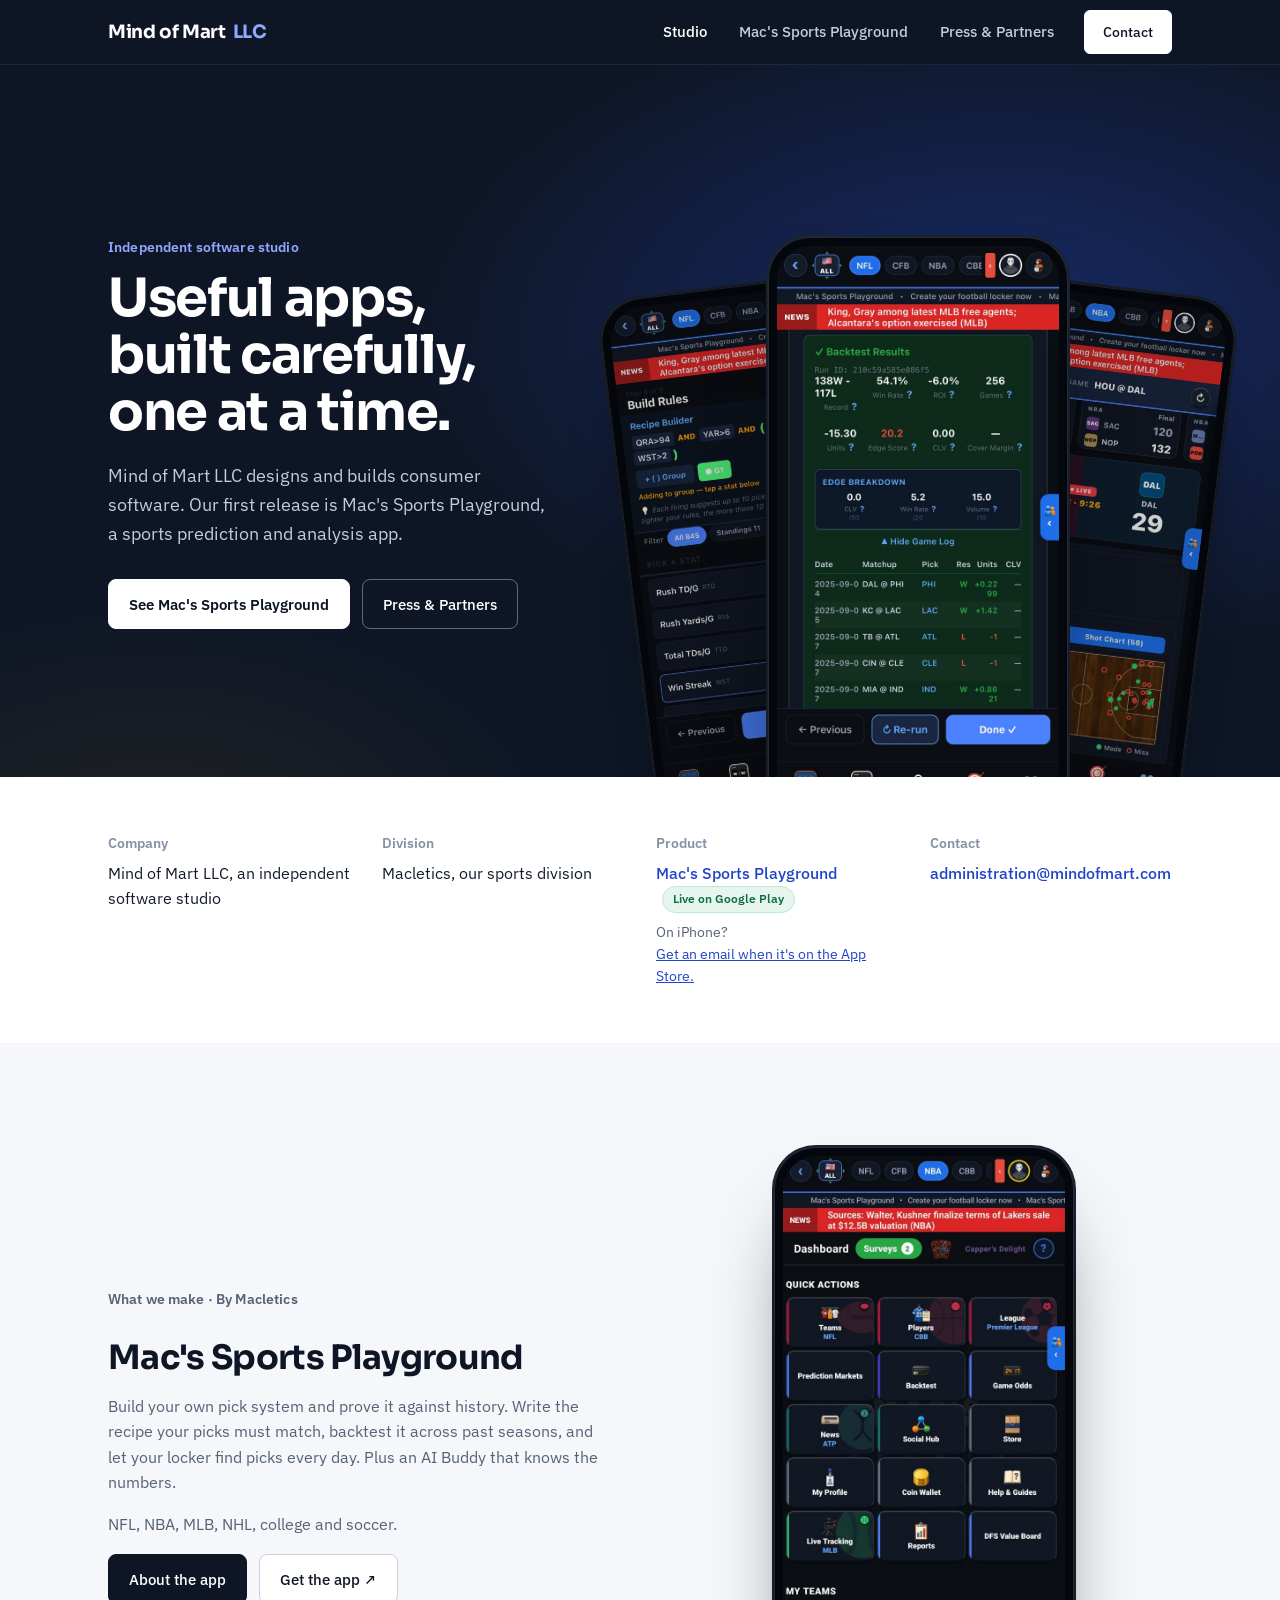
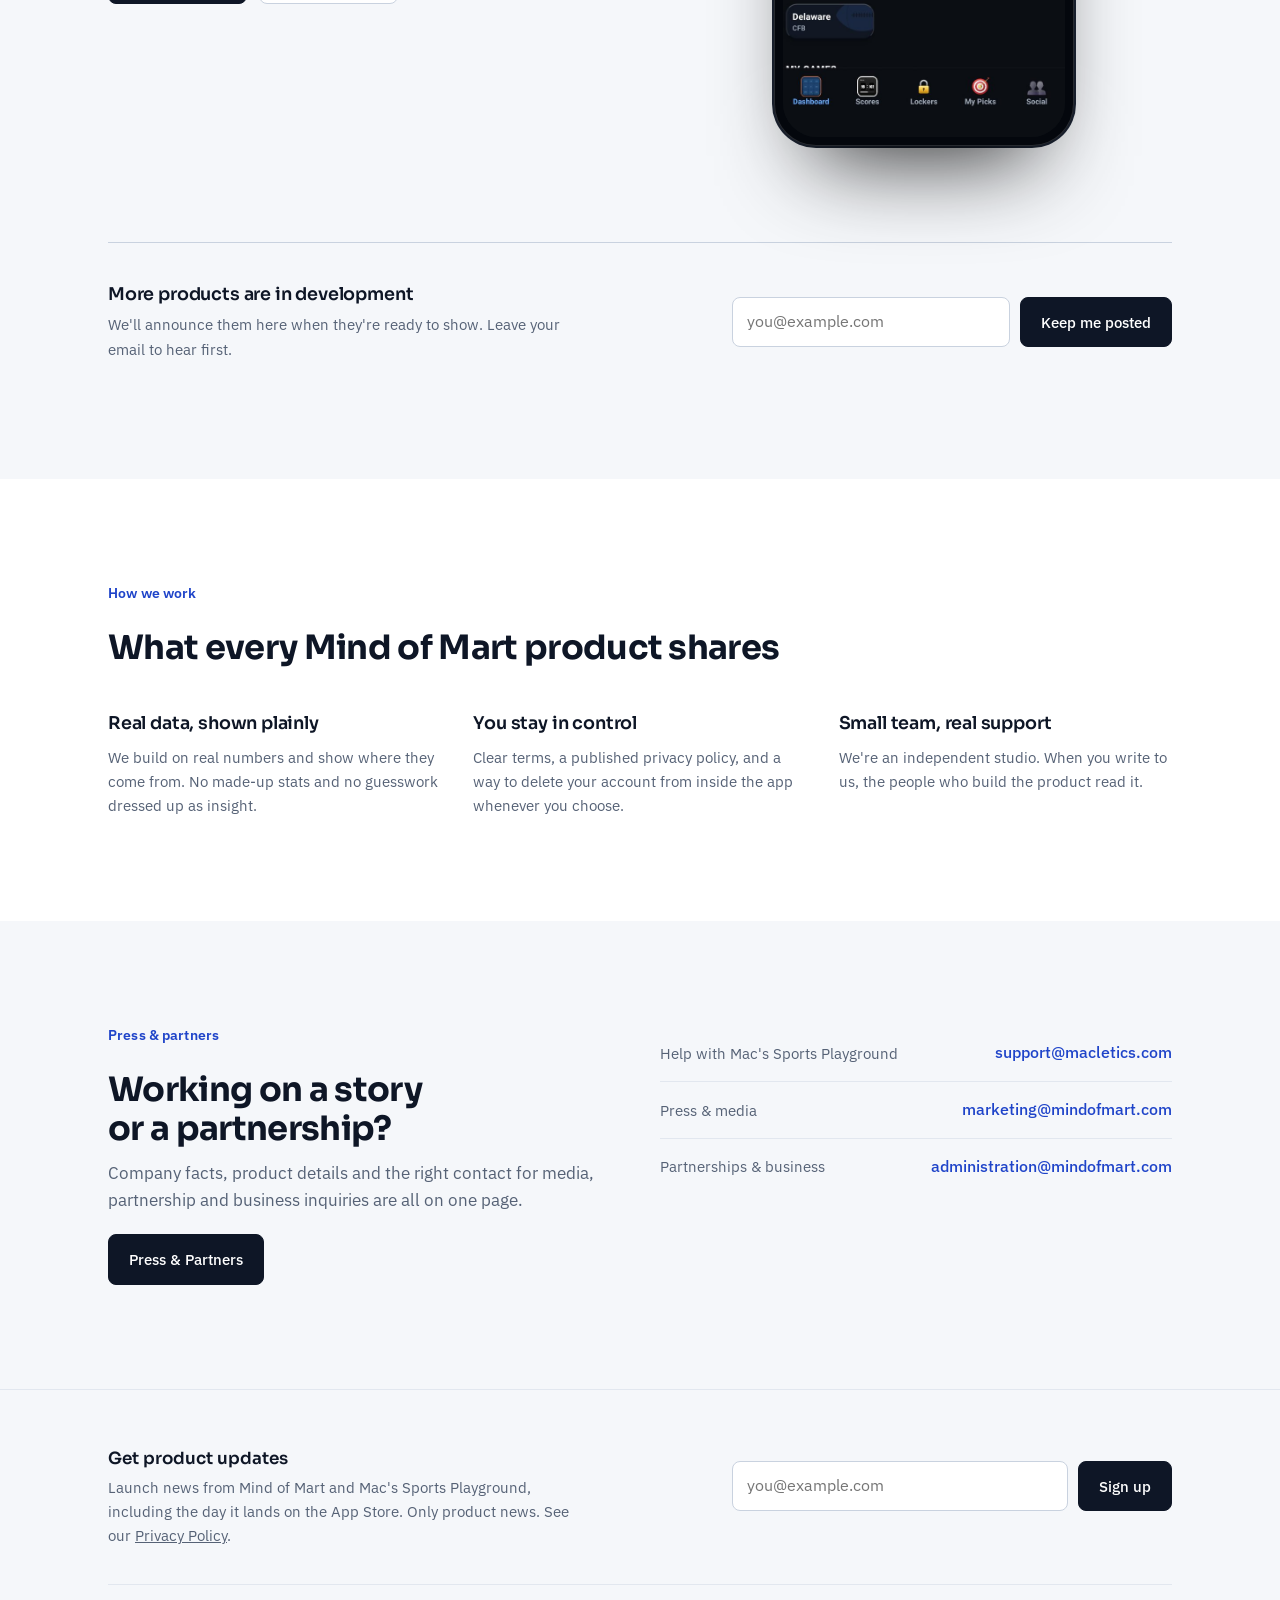
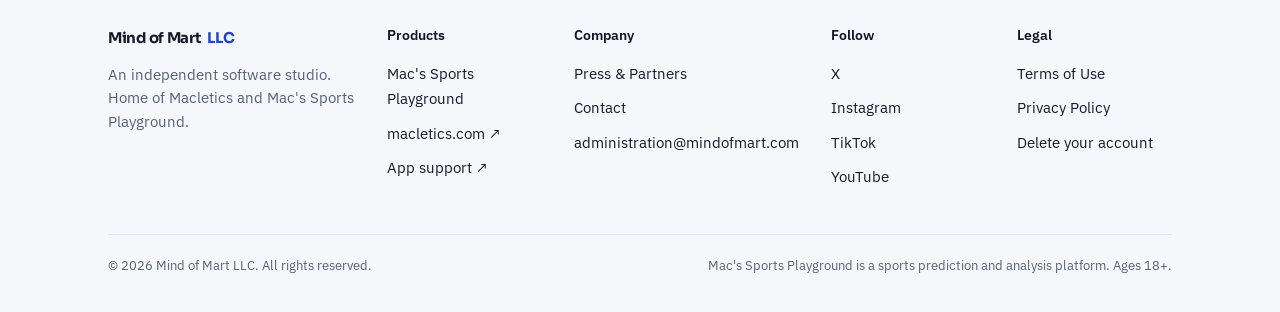
<file: index.html>
<!DOCTYPE html>
<html lang="en">
<head>
<meta charset="UTF-8">
<meta name="viewport" content="width=device-width, initial-scale=1.0">
<title>Mind of Mart LLC — Independent software studio</title>
<meta name="description" content="Mind of Mart LLC is an independent software studio. Our first release is Mac's Sports Playground, with more products on the way.">
<meta property="og:title" content="Mind of Mart LLC">
<meta property="og:description" content="An independent software studio. Our first release is Mac's Sports Playground, with more products on the way.">
<meta property="og:type" content="website">
<meta property="og:url" content="https://mindofmart.com/">
<meta property="og:image" content="https://mindofmart.com/img/app/dashboard.jpg">
<link rel="canonical" href="https://mindofmart.com/">
<link rel="icon" href="/favicon.svg" type="image/svg+xml">
<link rel="preconnect" href="https://fonts.googleapis.com">
<link rel="preconnect" href="https://fonts.gstatic.com" crossorigin>
<link href="https://fonts.googleapis.com/css2?family=Sora:wght@600;700&family=IBM+Plex+Sans:wght@400;500;600&family=IBM+Plex+Mono:wght@400;500&display=swap" rel="stylesheet">
<link rel="stylesheet" href="/styles.css">
<!--
  Copy rules (shared with macletics.com): the product is "Mac's Sports
  Playground" by Macletics, a division of Mind of Mart LLC. Say "picks",
  "analysis", "prediction"; never "betting", "wager", "sportsbook", and never
  describe the product as "not a gambling app". No prices. Product numbers
  and feature detail live on macletics.com only, so they cannot drift here.
  Future products stay unnamed on this site until the owner says otherwise.
-->
<script type="application/ld+json">
{
  "@context": "https://schema.org",
  "@type": "Organization",
  "name": "Mind of Mart LLC",
  "legalName": "Mind of Mart LLC",
  "url": "https://mindofmart.com/",
  "logo": "https://mindofmart.com/favicon.svg",
  "email": "administration@mindofmart.com",
  "subOrganization": { "@type": "Organization", "name": "Macletics", "url": "https://macletics.com/" }
}
</script>
</head>
<body>

<header class="site-header">
  <div class="wrap">
    <a class="wordmark" href="/">Mind of Mart <span class="llc">LLC</span></a>
    <button class="nav-toggle" type="button" aria-expanded="false" aria-controls="site-nav">Menu</button>
    <nav class="site-nav" id="site-nav" aria-label="Main">
      <a href="/" aria-current="page">Studio</a>
      <a href="/sports-playground/">Mac's Sports Playground</a>
      <a href="/press/">Press &amp; Partners</a>
      <a class="btn btn-white" href="/press/#contact">Contact</a>
    </nav>
  </div>
</header>

<main>

  <section class="showcase on-dark">
    <div class="wrap">
      <div>
        <p class="eyebrow">Independent software studio</p>
        <h1>Useful apps, built carefully, one at a time.</h1>
        <p class="lede">Mind of Mart LLC designs and builds consumer software. Our first release is Mac's Sports Playground, a sports prediction and analysis app.</p>
        <div class="actions">
          <a class="btn btn-white" href="/sports-playground/">See Mac's Sports Playground</a>
          <a class="btn btn-line" href="/press/">Press &amp; Partners</a>
        </div>
      </div>
      <div class="fan" aria-hidden="true">
        <div class="device d-left"><img src="/img/app/screens/locker.jpg" alt="" width="640" height="1320"></div>
        <div class="device d-center"><img src="/img/app/screens/backtest.jpg" alt="" width="640" height="1320"></div>
        <div class="device d-right"><img src="/img/app/screens/live.jpg" alt="" width="640" height="1320"></div>
      </div>
    </div>
  </section>

  <section class="tight">
    <div class="wrap">
      <dl class="glance" aria-label="Company at a glance">
        <div><dt>Company</dt><dd>Mind of Mart LLC, an independent software studio</dd></div>
        <div><dt>Division</dt><dd>Macletics, our sports division</dd></div>
        <div><dt>Product</dt><dd><a href="/sports-playground/">Mac's Sports Playground</a> <span class="chip live">Live on Google Play</span><span class="glance-note">On iPhone? <button type="button" class="link-btn" data-signup data-interest="ios_launch" data-source="mindofmart-glance">Get an email when it's on the App Store.</button></span></dd></div>
        <div><dt>Contact</dt><dd><a href="mailto:administration@mindofmart.com">administration@mindofmart.com</a></dd></div>
      </dl>
    </div>
  </section>

  <section id="lineup" class="soft">
    <div class="wrap">
      <div class="row">
        <div class="copy">
          <p class="eyebrow">What we make · By Macletics</p>
          <h2>Mac's Sports Playground</h2>
          <p>Build your own pick system and prove it against history. Write the recipe your picks must match, backtest it across past seasons, and let your locker find picks every day. Plus an AI Buddy that knows the numbers.</p>
          <p>NFL, NBA, MLB, NHL, college and soccer.</p>
          <div class="actions">
            <a class="btn btn-primary" href="/sports-playground/">About the app</a>
            <a class="btn btn-ghost" href="https://macletics.com/app/">Get the app ↗</a>
          </div>
        </div>
        <div class="device shot"><img src="/img/app/screens/dashboard.jpg" alt="The Mac's Sports Playground dashboard: quick actions, your teams and your games" width="640" height="1320" loading="lazy"></div>
      </div>

      <div class="next-row">
        <div>
          <h3>More products are in development</h3>
          <p>We'll announce them here when they're ready to show. Leave your email to hear first.</p>
        </div>
        <form class="signup-inline" data-signup-form data-interest="updates" data-source="mindofmart-next" novalidate>
          <div class="signup-row">
            <input type="email" name="email" autocomplete="email" inputmode="email" placeholder="you@example.com" aria-label="Email address" required>
            <button type="submit" class="btn btn-primary">Keep me posted</button>
          </div>
          <input type="text" name="company" tabindex="-1" autocomplete="off" class="signup-trap" aria-hidden="true">
          <p class="signup-status" role="status" aria-live="polite"></p>
        </form>
      </div>
    </div>
  </section>

  <section>
    <div class="wrap">
      <div class="section-head">
        <p class="eyebrow">How we work</p>
        <h2>What every Mind of Mart product shares</h2>
      </div>
      <div class="principles">
        <div>
          <h3>Real data, shown plainly</h3>
          <p>We build on real numbers and show where they come from. No made-up stats and no guesswork dressed up as insight.</p>
        </div>
        <div>
          <h3>You stay in control</h3>
          <p>Clear terms, a published privacy policy, and a way to delete your account from inside the app whenever you choose.</p>
        </div>
        <div>
          <h3>Small team, real support</h3>
          <p>We're an independent studio. When you write to us, the people who build the product read it.</p>
        </div>
      </div>
    </div>
  </section>

  <section class="soft">
    <div class="wrap split">
      <div class="section-head" style="margin-bottom:0">
        <p class="eyebrow">Press &amp; partners</p>
        <h2>Working on a story or a partnership?</h2>
        <p class="muted">Company facts, product details and the right contact for media, partnership and business inquiries are all on one page.</p>
        <div class="actions" style="margin-top:8px">
          <a class="btn btn-primary" href="/press/">Press &amp; Partners</a>
        </div>
      </div>
      <ul class="contact-list">
        <li><span>Help with Mac's Sports Playground</span><a href="mailto:support@macletics.com">support@macletics.com</a></li>
        <li><span>Press &amp; media</span><a href="mailto:marketing@mindofmart.com?subject=Press%20inquiry">marketing@mindofmart.com</a></li>
        <li><span>Partnerships &amp; business</span><a href="mailto:administration@mindofmart.com?subject=Partnership%20inquiry">administration@mindofmart.com</a></li>
      </ul>
    </div>
  </section>

</main>

<footer class="site-footer">
  <div class="wrap">
    <div class="footer-signup">
      <div>
        <strong>Get product updates</strong>
        <p>Launch news from Mind of Mart and Mac's Sports Playground, including the day it lands on the App Store. Only product news. See our <a href="https://macletics.com/privacy">Privacy Policy</a>.</p>
      </div>
      <form class="signup-inline" data-signup-form data-interest="updates" data-source="mindofmart-footer" novalidate>
        <div class="signup-row">
          <input type="email" name="email" autocomplete="email" inputmode="email" placeholder="you@example.com" aria-label="Email address" required>
          <button type="submit" class="btn btn-primary">Sign up</button>
        </div>
        <input type="text" name="company" tabindex="-1" autocomplete="off" class="signup-trap" aria-hidden="true">
        <p class="signup-status" role="status" aria-live="polite"></p>
      </form>
    </div>
    <div class="cols">
      <div class="about">
        <a class="wordmark" href="/">Mind of Mart <span class="llc">LLC</span></a>
        <p>An independent software studio. Home of Macletics and Mac's Sports Playground.</p>
      </div>
      <div>
        <h4>Products</h4>
        <ul>
          <li><a href="/sports-playground/">Mac's Sports Playground</a></li>
          <li><a href="https://macletics.com/">macletics.com ↗</a></li>
          <li><a href="https://macletics.com/support.html">App support ↗</a></li>
        </ul>
      </div>
      <div>
        <h4>Company</h4>
        <ul>
          <li><a href="/press/">Press &amp; Partners</a></li>
          <li><a href="/press/#contact">Contact</a></li>
          <li><a href="mailto:administration@mindofmart.com">administration@mindofmart.com</a></li>
        </ul>
      </div>
      <div>
        <h4>Follow</h4>
        <ul>
          <li><a href="https://x.com/MacSportsPlay" rel="noopener">X</a></li>
          <li><a href="https://instagram.com/macssportsplayground" rel="noopener">Instagram</a></li>
          <li><a href="https://tiktok.com/@macssportsplayground" rel="noopener">TikTok</a></li>
          <li><a href="https://www.youtube.com/@MacsSportsPlayground" rel="noopener">YouTube</a></li>
        </ul>
      </div>
      <div>
        <h4>Legal</h4>
        <ul>
          <li><a href="https://macletics.com/terms">Terms of Use</a></li>
          <li><a href="https://macletics.com/privacy">Privacy Policy</a></li>
          <li><a href="https://macletics.com/delete-account.html">Delete your account</a></li>
        </ul>
      </div>
    </div>
    <div class="base">
      <span>© 2026 Mind of Mart LLC. All rights reserved.</span>
      <span>Mac's Sports Playground is a sports prediction and analysis platform. Ages 18+.</span>
    </div>
  </div>
</footer>

<script>
  (function () {
    var t = document.querySelector('.nav-toggle'), n = document.getElementById('site-nav');
    if (!t || !n) return;
    t.addEventListener('click', function () {
      var open = n.classList.toggle('open');
      t.setAttribute('aria-expanded', open ? 'true' : 'false');
    });
  })();
</script>

<script src="/signup.js" defer></script>
</body>
</html>
</file>
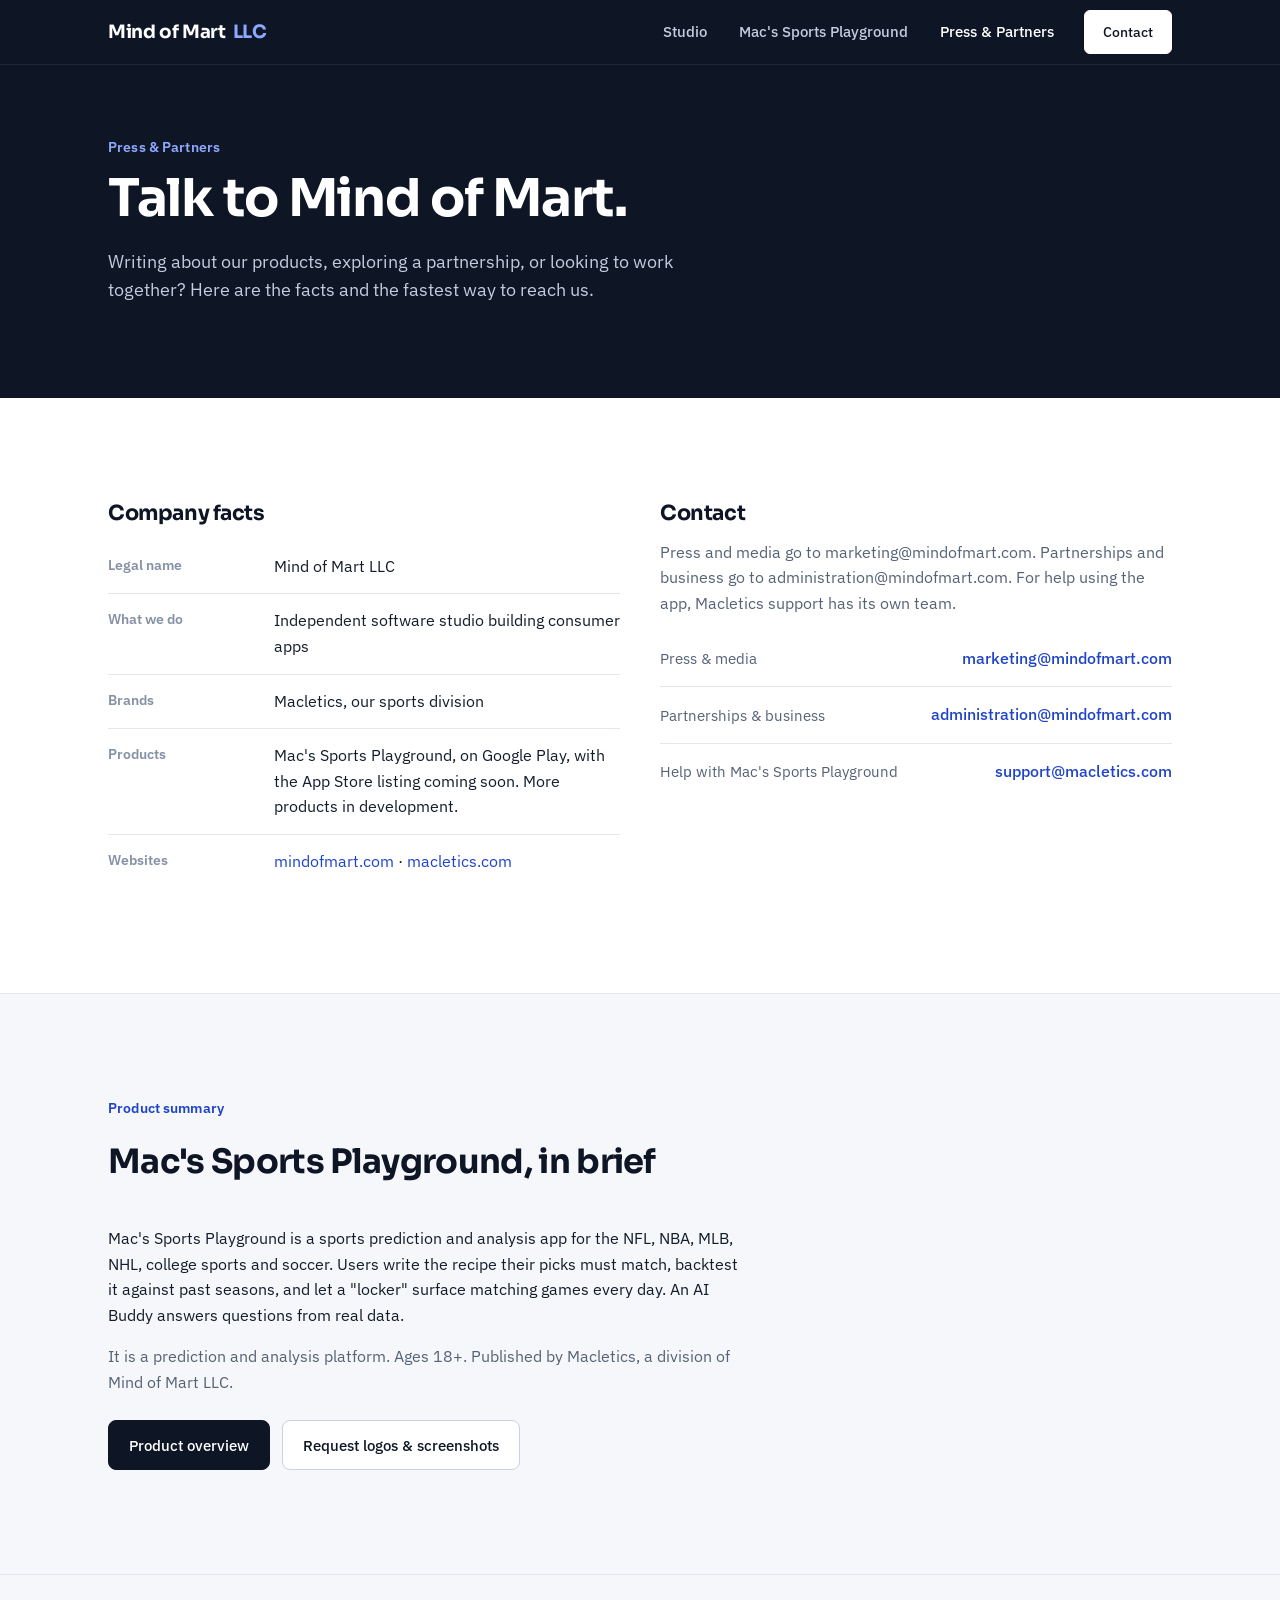
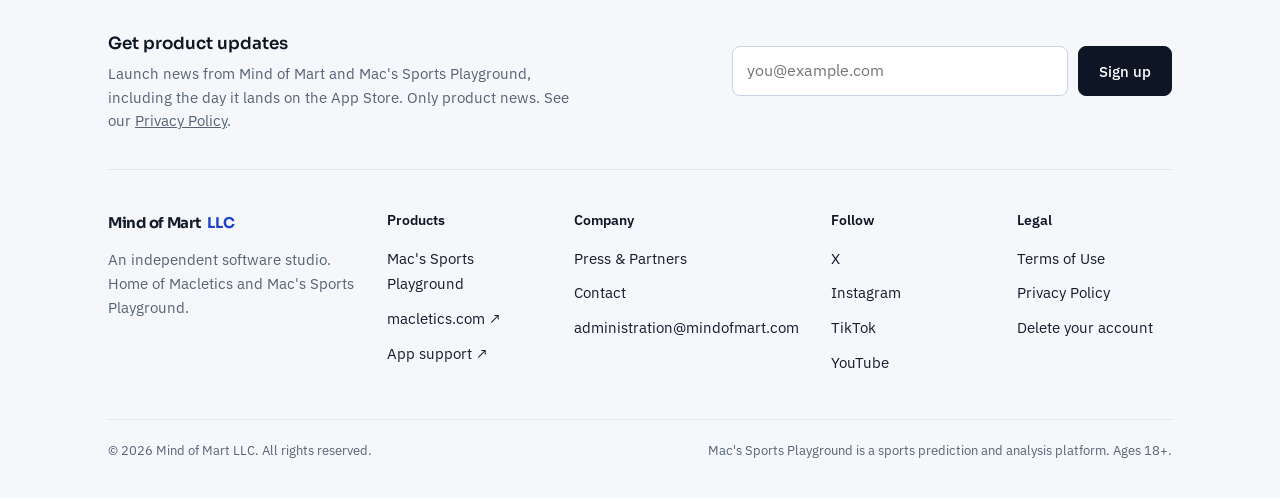
<file: press/index.html>
<!DOCTYPE html>
<html lang="en">
<head>
<meta charset="UTF-8">
<meta name="viewport" content="width=device-width, initial-scale=1.0">
<title>Press &amp; Partners — Mind of Mart LLC</title>
<meta name="description" content="Company facts, product details and contacts for press, partnership and business inquiries with Mind of Mart LLC.">
<meta property="og:title" content="Press &amp; Partners — Mind of Mart LLC">
<meta property="og:description" content="Company facts, product details and the right contact for media, partnership and business inquiries.">
<meta property="og:type" content="website">
<meta property="og:url" content="https://mindofmart.com/press/">
<link rel="canonical" href="https://mindofmart.com/press/">
<link rel="icon" href="/favicon.svg" type="image/svg+xml">
<link rel="preconnect" href="https://fonts.googleapis.com">
<link rel="preconnect" href="https://fonts.gstatic.com" crossorigin>
<link href="https://fonts.googleapis.com/css2?family=Sora:wght@600;700&family=IBM+Plex+Sans:wght@400;500;600&family=IBM+Plex+Mono:wght@400;500&display=swap" rel="stylesheet">
<link rel="stylesheet" href="/styles.css">
</head>
<body>

<header class="site-header">
  <div class="wrap">
    <a class="wordmark" href="/">Mind of Mart <span class="llc">LLC</span></a>
    <button class="nav-toggle" type="button" aria-expanded="false" aria-controls="site-nav">Menu</button>
    <nav class="site-nav" id="site-nav" aria-label="Main">
      <a href="/">Studio</a>
      <a href="/sports-playground/">Mac's Sports Playground</a>
      <a href="/press/" aria-current="page">Press &amp; Partners</a>
      <a class="btn btn-white" href="#contact">Contact</a>
    </nav>
  </div>
</header>

<main>

  <section class="hero plain">
    <div class="wrap">
      <p class="eyebrow">Press &amp; Partners</p>
      <h1 style="margin-bottom:20px">Talk to Mind of Mart.</h1>
      <p class="lede">Writing about our products, exploring a partnership, or looking to work together? Here are the facts and the fastest way to reach us.</p>
    </div>
  </section>

  <section>
    <div class="wrap split">
      <div class="panel">
        <h2>Company facts</h2>
        <dl class="facts">
          <div><dt>Legal name</dt><dd>Mind of Mart LLC</dd></div>
          <div><dt>What we do</dt><dd>Independent software studio building consumer apps</dd></div>
          <div><dt>Brands</dt><dd>Macletics, our sports division</dd></div>
          <div><dt>Products</dt><dd>Mac's Sports Playground, on Google Play, with the App Store listing coming soon. More products in development.</dd></div>
          <div><dt>Websites</dt><dd><a href="https://mindofmart.com/">mindofmart.com</a> · <a href="https://macletics.com/">macletics.com</a></dd></div>
        </dl>
      </div>

      <div class="panel" id="contact">
        <h2>Contact</h2>
        <p class="muted">Press and media go to marketing@mindofmart.com. Partnerships and business go to administration@mindofmart.com. For help using the app, Macletics support has its own team.</p>
        <ul class="contact-list">
          <li><span>Press &amp; media</span><a href="mailto:marketing@mindofmart.com?subject=Press%20inquiry">marketing@mindofmart.com</a></li>
          <li><span>Partnerships &amp; business</span><a href="mailto:administration@mindofmart.com?subject=Partnership%20inquiry">administration@mindofmart.com</a></li>
          <li><span>Help with Mac's Sports Playground</span><a href="mailto:support@macletics.com">support@macletics.com</a></li>
        </ul>
      </div>
    </div>
  </section>

  <section class="soft rule-top">
    <div class="wrap">
      <div class="section-head">
        <p class="eyebrow">Product summary</p>
        <h2>Mac's Sports Playground, in brief</h2>
      </div>
      <div class="measure" style="display:grid;gap:16px">
        <p>Mac's Sports Playground is a sports prediction and analysis app for the NFL, NBA, MLB, NHL, college sports and soccer. Users write the recipe their picks must match, backtest it against past seasons, and let a "locker" surface matching games every day. An AI Buddy answers questions from real data.</p>
        <p class="muted">It is a prediction and analysis platform. Ages 18+. Published by Macletics, a division of Mind of Mart LLC.</p>
        <div class="actions" style="margin-top:8px">
          <a class="btn btn-primary" href="/sports-playground/">Product overview</a>
          <a class="btn btn-ghost" href="mailto:marketing@mindofmart.com?subject=Press%20assets%20request">Request logos &amp; screenshots</a>
        </div>
      </div>
    </div>
  </section>

</main>

<footer class="site-footer">
  <div class="wrap">
    <div class="footer-signup">
      <div>
        <strong>Get product updates</strong>
        <p>Launch news from Mind of Mart and Mac's Sports Playground, including the day it lands on the App Store. Only product news. See our <a href="https://macletics.com/privacy">Privacy Policy</a>.</p>
      </div>
      <form class="signup-inline" data-signup-form data-interest="updates" data-source="mindofmart-footer" novalidate>
        <div class="signup-row">
          <input type="email" name="email" autocomplete="email" inputmode="email" placeholder="you@example.com" aria-label="Email address" required>
          <button type="submit" class="btn btn-primary">Sign up</button>
        </div>
        <input type="text" name="company" tabindex="-1" autocomplete="off" class="signup-trap" aria-hidden="true">
        <p class="signup-status" role="status" aria-live="polite"></p>
      </form>
    </div>
    <div class="cols">
      <div class="about">
        <a class="wordmark" href="/">Mind of Mart <span class="llc">LLC</span></a>
        <p>An independent software studio. Home of Macletics and Mac's Sports Playground.</p>
      </div>
      <div>
        <h4>Products</h4>
        <ul>
          <li><a href="/sports-playground/">Mac's Sports Playground</a></li>
          <li><a href="https://macletics.com/">macletics.com ↗</a></li>
          <li><a href="https://macletics.com/support.html">App support ↗</a></li>
        </ul>
      </div>
      <div>
        <h4>Company</h4>
        <ul>
          <li><a href="/press/">Press &amp; Partners</a></li>
          <li><a href="/press/#contact">Contact</a></li>
          <li><a href="mailto:administration@mindofmart.com">administration@mindofmart.com</a></li>
        </ul>
      </div>
      <div>
        <h4>Follow</h4>
        <ul>
          <li><a href="https://x.com/MacSportsPlay" rel="noopener">X</a></li>
          <li><a href="https://instagram.com/macssportsplayground" rel="noopener">Instagram</a></li>
          <li><a href="https://tiktok.com/@macssportsplayground" rel="noopener">TikTok</a></li>
          <li><a href="https://www.youtube.com/@MacsSportsPlayground" rel="noopener">YouTube</a></li>
        </ul>
      </div>
      <div>
        <h4>Legal</h4>
        <ul>
          <li><a href="https://macletics.com/terms">Terms of Use</a></li>
          <li><a href="https://macletics.com/privacy">Privacy Policy</a></li>
          <li><a href="https://macletics.com/delete-account.html">Delete your account</a></li>
        </ul>
      </div>
    </div>
    <div class="base">
      <span>© 2026 Mind of Mart LLC. All rights reserved.</span>
      <span>Mac's Sports Playground is a sports prediction and analysis platform. Ages 18+.</span>
    </div>
  </div>
</footer>

<script>
  (function () {
    var t = document.querySelector('.nav-toggle'), n = document.getElementById('site-nav');
    if (!t || !n) return;
    t.addEventListener('click', function () {
      var open = n.classList.toggle('open');
      t.setAttribute('aria-expanded', open ? 'true' : 'false');
    });
  })();
</script>

<script src="/signup.js" defer></script>
</body>
</html>
</file>
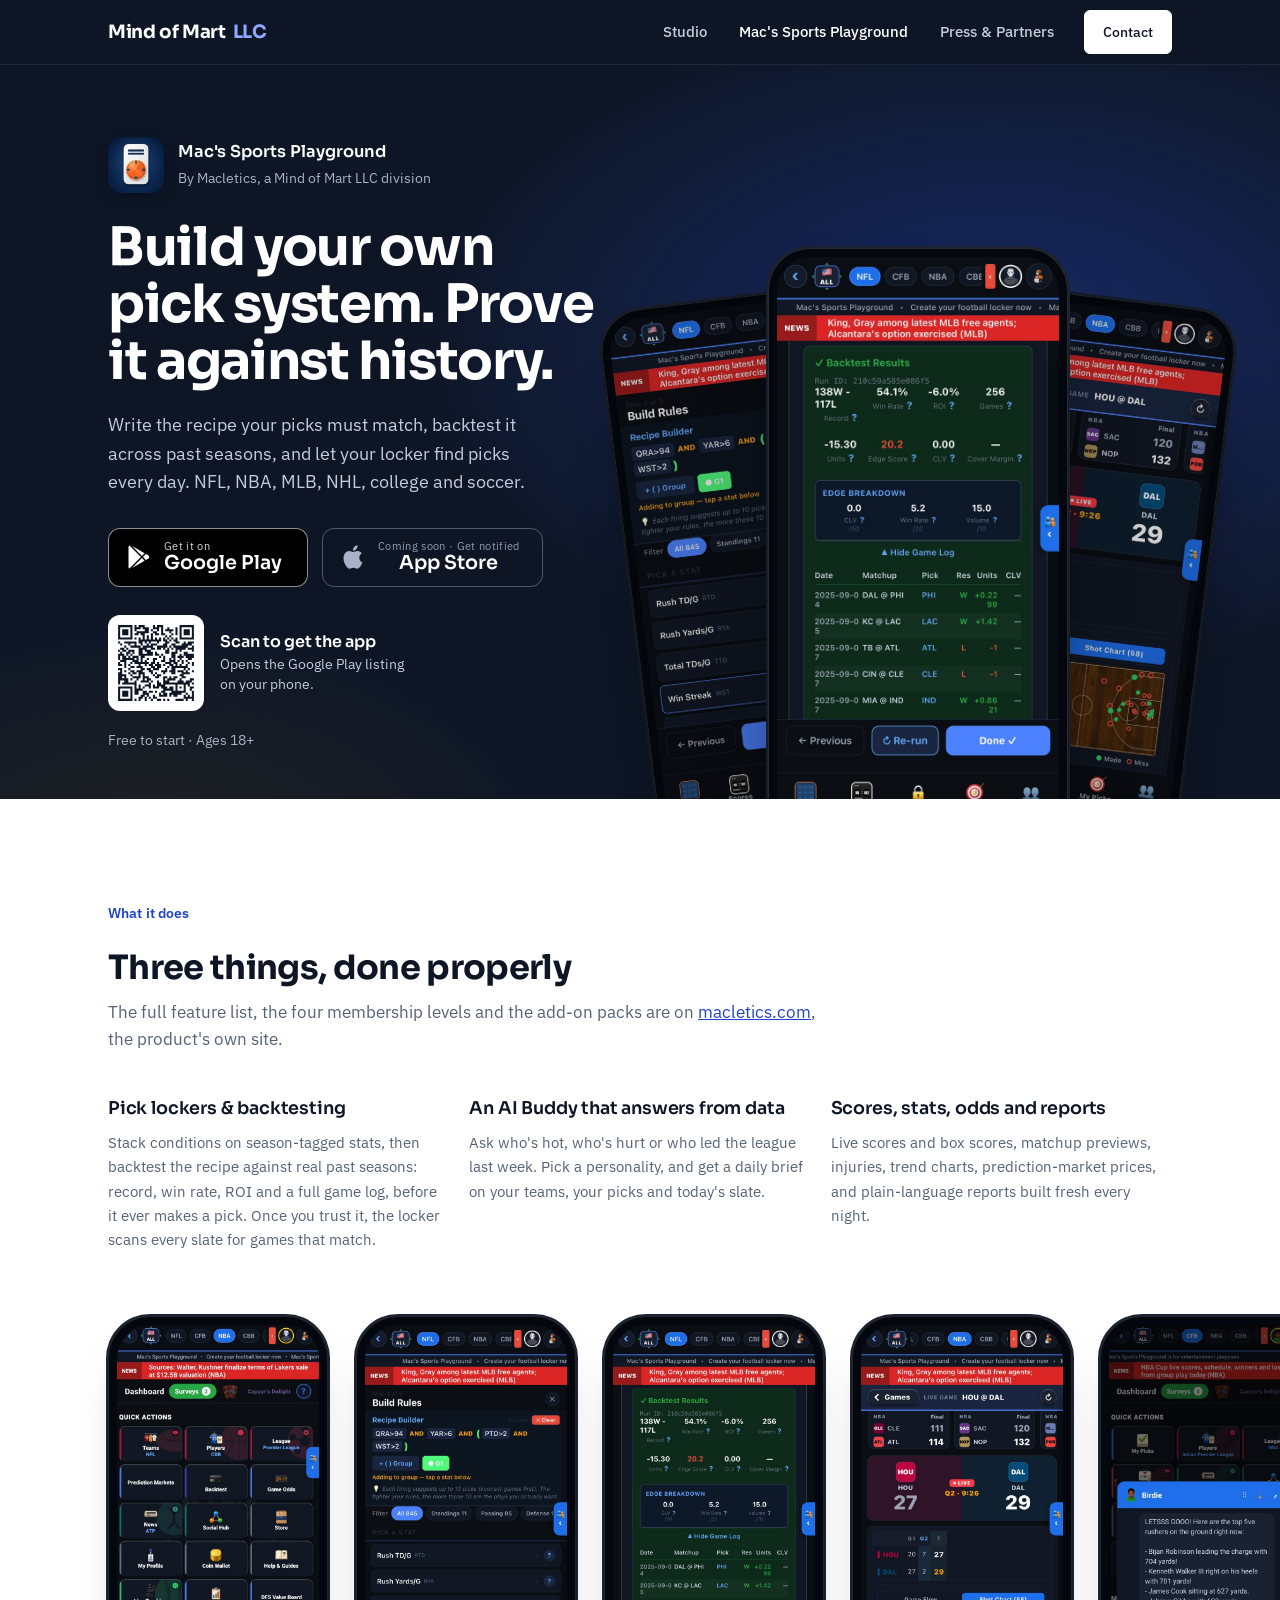
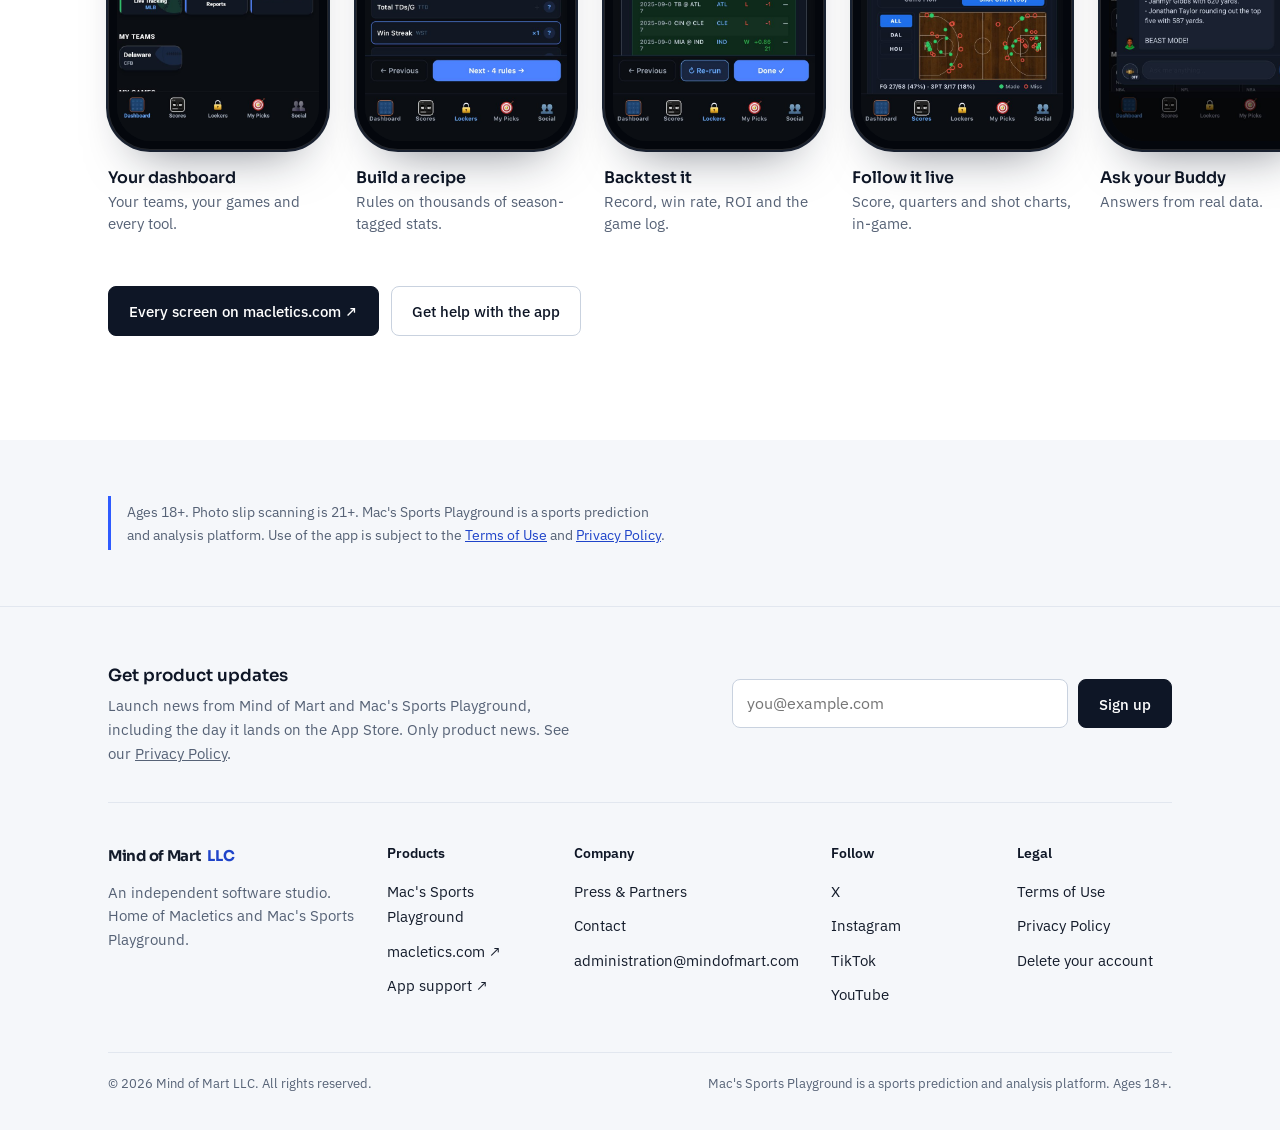
<file: sports-playground/index.html>
<!DOCTYPE html>
<html lang="en">
<head>
<meta charset="UTF-8">
<meta name="viewport" content="width=device-width, initial-scale=1.0">
<title>Mac's Sports Playground — Mind of Mart LLC</title>
<meta name="description" content="Mac's Sports Playground, by Macletics, a Mind of Mart LLC division: build your own pick system, backtest it against past seasons, and ask an AI Buddy that answers from real data. Now on Google Play.">
<meta property="og:title" content="Mac's Sports Playground — Mind of Mart LLC">
<meta property="og:description" content="Build your own pick system, backtest it against past seasons, and ask an AI Buddy that answers from real data.">
<meta property="og:type" content="website">
<meta property="og:url" content="https://mindofmart.com/sports-playground/">
<meta property="og:image" content="https://mindofmart.com/img/app/og-image.jpg">
<link rel="canonical" href="https://mindofmart.com/sports-playground/">
<link rel="icon" href="/favicon.svg" type="image/svg+xml">
<link rel="preconnect" href="https://fonts.googleapis.com">
<link rel="preconnect" href="https://fonts.gstatic.com" crossorigin>
<link href="https://fonts.googleapis.com/css2?family=Sora:wght@600;700&family=IBM+Plex+Sans:wght@400;500;600&family=IBM+Plex+Mono:wght@400;500&display=swap" rel="stylesheet">
<link rel="stylesheet" href="/styles.css">
<!--
  This page is a short company-side summary. Feature detail, limits and
  coverage numbers live on macletics.com only, so they cannot drift here.
  STORE LINKS: Google Play is live (US). Until the App Store listing ships,
  the App Store button is a <button data-signup data-interest="ios_launch">
  that opens the email signup (/signup.js, same file as macletics.com's
  assets/signup.js). When it ships, change it to
  <a class="store-btn" href="LISTING_URL">, drop "soon" and the data-signup
  attributes, and change "Coming soon · Get notified" to "Download on the".
-->
</head>
<body>

<header class="site-header">
  <div class="wrap">
    <a class="wordmark" href="/">Mind of Mart <span class="llc">LLC</span></a>
    <button class="nav-toggle" type="button" aria-expanded="false" aria-controls="site-nav">Menu</button>
    <nav class="site-nav" id="site-nav" aria-label="Main">
      <a href="/">Studio</a>
      <a href="/sports-playground/" aria-current="page">Mac's Sports Playground</a>
      <a href="/press/">Press &amp; Partners</a>
      <a class="btn btn-white" href="/press/#contact">Contact</a>
    </nav>
  </div>
</header>

<main>

  <section class="showcase on-dark">
    <div class="wrap">
      <div>
        <div class="app-id">
          <img src="/img/app/icon-192.png" alt="" width="56" height="56">
          <div><b>Mac's Sports Playground</b><span>By Macletics, a Mind of Mart LLC division</span></div>
        </div>
        <h1>Build your own pick system. Prove it against history.</h1>
        <p class="lede">Write the recipe your picks must match, backtest it across past seasons, and let your locker find picks every day. NFL, NBA, MLB, NHL, college and soccer.</p>
        <div class="badges">
          <a class="store-btn" href="https://play.google.com/store/apps/details?id=com.macletics.sportsbuddy" rel="noopener">
            <svg viewBox="0 0 24 24" fill="currentColor" aria-hidden="true"><path d="M3 20.5v-17c0-.59.34-1.11.84-1.35L13.69 12l-9.85 9.85c-.5-.25-.84-.76-.84-1.35m13.81-5.38L6.05 21.34l8.49-8.49 2.27 2.27m3.35-4.31c.34.27.59.68.59 1.19s-.22.9-.57 1.18l-2.29 1.32-2.5-2.5 2.5-2.5 2.27 1.31M6.05 2.66l10.76 6.22-2.27 2.27-8.49-8.49z"/></svg>
            <span><span class="small">Get it on</span><span class="big">Google Play</span></span>
          </a>
          <button type="button" class="store-btn soon" data-signup data-interest="ios_launch" data-source="mindofmart-appstore" data-joined-label="On the list for the" aria-label="App Store version coming soon. Get notified by email.">
            <svg viewBox="0 0 24 24" fill="currentColor" aria-hidden="true"><path d="M18.71 19.5c-.83 1.24-1.71 2.45-3.05 2.47-1.34.03-1.77-.79-3.29-.79-1.53 0-2 .77-3.27.82-1.31.05-2.3-1.32-3.14-2.53C4.25 17 2.94 12.45 4.7 9.39c.87-1.52 2.43-2.48 4.12-2.51 1.28-.02 2.5.87 3.29.87.78 0 2.26-1.07 3.81-.91.65.03 2.47.26 3.64 1.98-.09.06-2.17 1.28-2.15 3.81.03 3.02 2.65 4.03 2.68 4.04-.03.07-.42 1.44-1.38 2.83M13 3.5c.73-.83 1.94-1.46 2.94-1.5.13 1.17-.34 2.35-1.04 3.19-.69.85-1.83 1.51-2.95 1.42-.15-1.15.41-2.35 1.05-3.11z"/></svg>
            <span><span class="small" data-signup-label>Coming soon · Get notified</span><span class="big">App Store</span></span>
          </button>
        </div>
        <div class="qr">
          <img src="/img/app/play-qr.svg" alt="QR code that opens Mac's Sports Playground on Google Play" width="96" height="96">
          <p><b>Scan to get the app</b>Opens the Google Play listing on your phone.</p>
        </div>
        <p class="meta">Free to start · Ages 18+</p>
      </div>
      <div class="fan" aria-hidden="true">
        <div class="device d-left"><img src="/img/app/screens/locker.jpg" alt="" width="640" height="1320"></div>
        <div class="device d-center"><img src="/img/app/screens/backtest.jpg" alt="" width="640" height="1320"></div>
        <div class="device d-right"><img src="/img/app/screens/live.jpg" alt="" width="640" height="1320"></div>
      </div>
    </div>
  </section>

  <section>
    <div class="wrap">
      <div class="section-head">
        <p class="eyebrow">What it does</p>
        <h2>Three things, done properly</h2>
        <p class="muted">The full feature list, the four membership levels and the add-on packs are on <a href="https://macletics.com/playground/features/">macletics.com</a>, the product's own site.</p>
      </div>
      <div class="feature-list">
        <div>
          <h3>Pick lockers &amp; backtesting</h3>
          <p>Stack conditions on season-tagged stats, then backtest the recipe against real past seasons: record, win rate, ROI and a full game log, before it ever makes a pick. Once you trust it, the locker scans every slate for games that match.</p>
        </div>
        <div>
          <h3>An AI Buddy that answers from data</h3>
          <p>Ask who's hot, who's hurt or who led the league last week. Pick a personality, and get a daily brief on your teams, your picks and today's slate.</p>
        </div>
        <div>
          <h3>Scores, stats, odds and reports</h3>
          <p>Live scores and box scores, matchup previews, injuries, trend charts, prediction-market prices, and plain-language reports built fresh every night.</p>
        </div>
      </div>
    </div>
    <div class="gallery" role="region" aria-label="App screens" tabindex="0" style="margin-top:56px">
      <figure>
        <div class="device"><img src="/img/app/screens/dashboard.jpg" alt="Your dashboard: Your teams, your games and every tool." width="640" height="1320" loading="lazy"></div>
        <figcaption><b>Your dashboard</b>Your teams, your games and every tool.</figcaption>
      </figure>
      <figure>
        <div class="device"><img src="/img/app/screens/locker.jpg" alt="Build a recipe: Rules on thousands of season-tagged stats." width="640" height="1320" loading="lazy"></div>
        <figcaption><b>Build a recipe</b>Rules on thousands of season-tagged stats.</figcaption>
      </figure>
      <figure>
        <div class="device"><img src="/img/app/screens/backtest.jpg" alt="Backtest it: Record, win rate, ROI and the game log." width="640" height="1320" loading="lazy"></div>
        <figcaption><b>Backtest it</b>Record, win rate, ROI and the game log.</figcaption>
      </figure>
      <figure>
        <div class="device"><img src="/img/app/screens/live.jpg" alt="Follow it live: Score, quarters and shot charts, in-game." width="640" height="1320" loading="lazy"></div>
        <figcaption><b>Follow it live</b>Score, quarters and shot charts, in-game.</figcaption>
      </figure>
      <figure>
        <div class="device"><img src="/img/app/screens/buddy.jpg" alt="Ask your Buddy: Answers from real data." width="640" height="1320" loading="lazy"></div>
        <figcaption><b>Ask your Buddy</b>Answers from real data.</figcaption>
      </figure>
      <figure>
        <div class="device"><img src="/img/app/screens/reports.jpg" alt="Read the report: Built fresh every night." width="640" height="1320" loading="lazy"></div>
        <figcaption><b>Read the report</b>Built fresh every night.</figcaption>
      </figure>
    </div>
    <div class="wrap">
      <div class="actions" style="margin-top:24px">
        <a class="btn btn-primary" href="https://macletics.com/app/">Every screen on macletics.com ↗</a>
        <a class="btn btn-ghost" href="https://macletics.com/support.html">Get help with the app</a>
      </div>
    </div>
  </section>

  <section class="soft tight">
    <div class="wrap">
      <p class="notice">Ages 18+. Photo slip scanning is 21+. Mac's Sports Playground is a sports prediction and analysis platform. Use of the app is subject to the <a href="https://macletics.com/terms">Terms of Use</a> and <a href="https://macletics.com/privacy">Privacy Policy</a>.</p>
    </div>
  </section>

</main>

<footer class="site-footer">
  <div class="wrap">
    <div class="footer-signup">
      <div>
        <strong>Get product updates</strong>
        <p>Launch news from Mind of Mart and Mac's Sports Playground, including the day it lands on the App Store. Only product news. See our <a href="https://macletics.com/privacy">Privacy Policy</a>.</p>
      </div>
      <form class="signup-inline" data-signup-form data-interest="updates" data-source="mindofmart-footer" novalidate>
        <div class="signup-row">
          <input type="email" name="email" autocomplete="email" inputmode="email" placeholder="you@example.com" aria-label="Email address" required>
          <button type="submit" class="btn btn-primary">Sign up</button>
        </div>
        <input type="text" name="company" tabindex="-1" autocomplete="off" class="signup-trap" aria-hidden="true">
        <p class="signup-status" role="status" aria-live="polite"></p>
      </form>
    </div>
    <div class="cols">
      <div class="about">
        <a class="wordmark" href="/">Mind of Mart <span class="llc">LLC</span></a>
        <p>An independent software studio. Home of Macletics and Mac's Sports Playground.</p>
      </div>
      <div>
        <h4>Products</h4>
        <ul>
          <li><a href="/sports-playground/">Mac's Sports Playground</a></li>
          <li><a href="https://macletics.com/">macletics.com ↗</a></li>
          <li><a href="https://macletics.com/support.html">App support ↗</a></li>
        </ul>
      </div>
      <div>
        <h4>Company</h4>
        <ul>
          <li><a href="/press/">Press &amp; Partners</a></li>
          <li><a href="/press/#contact">Contact</a></li>
          <li><a href="mailto:administration@mindofmart.com">administration@mindofmart.com</a></li>
        </ul>
      </div>
      <div>
        <h4>Follow</h4>
        <ul>
          <li><a href="https://x.com/MacSportsPlay" rel="noopener">X</a></li>
          <li><a href="https://instagram.com/macssportsplayground" rel="noopener">Instagram</a></li>
          <li><a href="https://tiktok.com/@macssportsplayground" rel="noopener">TikTok</a></li>
          <li><a href="https://www.youtube.com/@MacsSportsPlayground" rel="noopener">YouTube</a></li>
        </ul>
      </div>
      <div>
        <h4>Legal</h4>
        <ul>
          <li><a href="https://macletics.com/terms">Terms of Use</a></li>
          <li><a href="https://macletics.com/privacy">Privacy Policy</a></li>
          <li><a href="https://macletics.com/delete-account.html">Delete your account</a></li>
        </ul>
      </div>
    </div>
    <div class="base">
      <span>© 2026 Mind of Mart LLC. All rights reserved.</span>
      <span>Mac's Sports Playground is a sports prediction and analysis platform. Ages 18+.</span>
    </div>
  </div>
</footer>

<script>
  (function () {
    var t = document.querySelector('.nav-toggle'), n = document.getElementById('site-nav');
    if (!t || !n) return;
    t.addEventListener('click', function () {
      var open = n.classList.toggle('open');
      t.setAttribute('aria-expanded', open ? 'true' : 'false');
    });
  })();
</script>

<script src="/signup.js" defer></script>
</body>
</html>
</file>
<file: styles.css>
/* Mind of Mart LLC — shared styles (mindofmart.com)
   Corporate, light. Studio pages use the cobalt accent; the Mac's Sports
   Playground panel borrows the product's own navy + amber. Same type and
   component language as macletics.com so the two sites read as one company. */

:root {
  --bg: #FFFFFF;
  --bg-soft: #F5F7FA;
  --ink: #141C2B;
  --ink-soft: #566276;
  --ink-faint: #8591A6;
  --rule: #E2E7EF;
  --rule-strong: #C9D2DF;
  --accent: #2E5BFF;
  --accent-deep: #1E42C8;
  --accent-text: #1F44C9;
  --accent-wash: #EAF0FF;
  --navy: #0E1626;
  --navy-2: #16223A;
  --navy-3: #1B2945;
  --navy-line: #27354F;
  --navy-muted: #A7B2C6;
  --amber: #FFB302;
  --amber-deep: #8F6200;
  --radius: 10px;
  --radius-sm: 8px;
  --shadow: 0 1px 2px rgba(14, 22, 38, .06), 0 10px 28px -16px rgba(14, 22, 38, .28);
  --wrap: 1120px;
}

*, *::before, *::after { box-sizing: border-box; }
* { margin: 0; padding: 0; }
html { scroll-behavior: smooth; }
@media (prefers-reduced-motion: reduce) { html { scroll-behavior: auto; } * { transition: none !important; } }

body {
  background: var(--bg);
  color: var(--ink);
  font-family: "IBM Plex Sans", system-ui, -apple-system, "Segoe UI", sans-serif;
  font-size: 16px;
  line-height: 1.6;
  -webkit-font-smoothing: antialiased;
}
img { max-width: 100%; display: block; }
a { color: var(--accent-text); }
:focus-visible { outline: 3px solid var(--accent); outline-offset: 3px; border-radius: 3px; }

.wrap { max-width: var(--wrap); margin: 0 auto; padding: 0 28px; }
@media (max-width: 560px) { .wrap { padding: 0 18px; } }

/* ---------- Type ---------- */
h1, h2, h3, h4 { font-family: "Sora", system-ui, sans-serif; color: var(--navy); text-wrap: balance; }
h1 { font-weight: 700; font-size: clamp(2.1rem, 4.6vw, 3.25rem); line-height: 1.08; letter-spacing: -0.025em; }
h2 { font-weight: 700; font-size: clamp(1.55rem, 3vw, 2.1rem); line-height: 1.15; letter-spacing: -0.02em; }
h3 { font-weight: 600; font-size: 1.1rem; line-height: 1.3; letter-spacing: -0.01em; }
h4 { font-weight: 600; font-size: .95rem; }
.eyebrow {
  font-family: "IBM Plex Sans", system-ui, sans-serif; font-size: .85rem; font-weight: 600;
  letter-spacing: .01em; color: var(--accent-text); margin-bottom: 12px;
}
.lede { font-size: 1.15rem; line-height: 1.55; color: var(--ink-soft); max-width: 56ch; }
.muted { color: var(--ink-soft); }
.measure { max-width: 64ch; }
.section-head { display: grid; gap: 12px; max-width: 720px; margin-bottom: 44px; }
.section-head .muted { font-size: 1.05rem; }

section { padding: 104px 0; }
section.tight { padding: 56px 0; }
section.soft { background: var(--bg-soft); }
section.rule-top { border-top: 1px solid var(--rule); }
@media (max-width: 760px) { section { padding: 64px 0; } section.tight { padding: 44px 0; } }

/* ---------- Buttons ---------- */
.btn {
  display: inline-flex; align-items: center; justify-content: center; gap: 8px;
  font-family: "IBM Plex Sans", system-ui, sans-serif; font-weight: 500; font-size: .95rem;
  text-decoration: none; cursor: pointer; white-space: nowrap;
  padding: 12px 20px; border-radius: var(--radius-sm); border: 1px solid transparent;
  transition: background .15s, border-color .15s, color .15s;
}
.btn-primary { background: var(--navy); color: #fff; border-color: var(--navy); }
.btn-primary:hover { background: var(--navy-3); }
.btn-ghost { background: var(--bg); color: var(--navy); border-color: var(--rule-strong); }
.btn-ghost:hover { border-color: var(--navy); }
.btn-amber { background: var(--amber); color: var(--navy); border-color: var(--amber); }
.btn-amber:hover { background: #FFC02E; }
.btn-line { background: transparent; color: #fff; border-color: rgba(255,255,255,.35); }
.btn-line:hover { border-color: #fff; }
.btn-white { background: #fff; color: var(--navy); border-color: #fff; font-weight: 600; }
.btn-white:hover { background: #E8EDF8; border-color: #E8EDF8; }
.actions { display: flex; flex-wrap: wrap; gap: 12px; align-items: center; }

/* ---------- Header ---------- */
.site-header {
  position: sticky; top: 0; z-index: 20;
  background: var(--navy); border-bottom: 1px solid rgba(255,255,255,.07);
}
.site-header .wrap { display: flex; align-items: center; gap: 28px; min-height: 64px; }
.site-header .wordmark { color: #fff; }
.site-header .wordmark .llc { color: #8FA8FF; }
.wordmark {
  font-family: "Sora", sans-serif; font-weight: 700; font-size: 1.15rem;
  letter-spacing: -0.02em; text-decoration: none; color: var(--navy);
  display: inline-flex; align-items: baseline; gap: 7px; flex: none;
}
.wordmark .llc { color: var(--accent-text); }
.site-nav { display: flex; align-items: center; gap: 4px; margin-left: auto; }
.site-nav a {
  text-decoration: none; font-size: .92rem; font-weight: 500; color: #C3CCDC;
  padding: 8px 14px; border-radius: 6px; white-space: nowrap; transition: color .15s, background .15s;
}
.site-nav a:hover { color: #fff; background: rgba(255,255,255,.06); }
.site-nav a[aria-current="page"] { color: #fff; }
.site-nav .btn { margin-left: 12px; padding: 9px 18px; font-size: .9rem; color: var(--navy); }
.site-nav .btn:hover { color: var(--navy); background: #E8EDF8; }
.nav-toggle {
  display: none; margin-left: auto; background: none; border: 1px solid rgba(255,255,255,.25);
  border-radius: 6px; padding: 8px 12px; font: inherit; font-size: .85rem; color: #fff; cursor: pointer;
}
@media (max-width: 860px) {
  .nav-toggle { display: inline-flex; }
  .site-nav {
    display: none; position: absolute; left: 0; right: 0; top: 100%;
    flex-direction: column; align-items: stretch; gap: 0; margin: 0;
    background: var(--navy); border-bottom: 1px solid rgba(255,255,255,.08); padding: 8px 18px 18px;
  }
  .site-nav.open { display: flex; }
  .site-nav a { padding: 13px 8px; border-radius: 0; border-bottom: 1px solid rgba(255,255,255,.08); }
  .site-nav .btn { margin: 14px 0 0; border-bottom: 0; padding: 12px; }
}

/* ---------- Home hero ---------- */
.hero { background: var(--bg-soft); border-bottom: 1px solid var(--rule); padding: 80px 0 72px; }
.hero .wrap { display: grid; grid-template-columns: 1.2fr 1fr; gap: 56px; align-items: center; }
.hero h1 { margin-bottom: 20px; }
.hero .lede { margin-bottom: 30px; }
.hero.plain { padding: 72px 0 64px; background: var(--navy); border-bottom: 0; }
.hero.plain .wrap { display: block; }
.hero.plain h1 { color: #fff; }
.hero.plain .lede { color: #C3CCDC; }
.hero.plain .eyebrow { color: #8FA8FF; }
@media (max-width: 860px) { .hero .wrap { grid-template-columns: 1fr; gap: 40px; } .hero { padding: 56px 0; } }

/* Facts card (company at a glance) */
.facts-card { background: var(--bg); border: 1px solid var(--rule); border-radius: var(--radius); box-shadow: var(--shadow); padding: 8px 0; }
.facts-card .label {
  font-family: "IBM Plex Mono", monospace; font-size: .7rem; letter-spacing: .14em;
  text-transform: uppercase; color: var(--ink-faint); padding: 14px 22px 10px;
}
.facts-card dl { display: grid; }
.facts-card div { display: grid; grid-template-columns: 120px 1fr; gap: 14px; padding: 13px 22px; border-top: 1px solid var(--rule); align-items: baseline; }
.facts-card dt { font-size: .8rem; color: var(--ink-faint); }
.facts-card dd { font-size: .95rem; color: var(--ink); }
.facts-card dd a { text-decoration: none; }
.facts-card dd a:hover { text-decoration: underline; }
@media (max-width: 420px) { .facts-card div { grid-template-columns: 1fr; gap: 2px; } }

/* ---------- Status chips ---------- */
.chip {
  display: inline-block; font-family: "IBM Plex Sans", sans-serif; font-size: .74rem; font-weight: 600;
  white-space: nowrap; padding: 3px 10px; border-radius: 999px; border: 1px solid var(--rule-strong); color: var(--ink-soft);
}
.chip.live { color: #0F6E47; border-color: #BFE8D3; background: #E6F6EE; }

/* ---------- Product panel (navy, on the studio home) ---------- */
.product-panel {
  background: var(--navy); color: #fff; border-radius: 16px; overflow: hidden;
  display: grid; grid-template-columns: 1.2fr 1fr; gap: 32px; padding: 48px;
  position: relative; isolation: isolate;
}
.product-panel::before {
  content: ""; position: absolute; inset: 0; z-index: -1;
  background-image: linear-gradient(rgba(255,255,255,.035) 1px, transparent 1px), linear-gradient(90deg, rgba(255,255,255,.035) 1px, transparent 1px);
  background-size: 28px 28px;
}
.product-panel .eyebrow { color: var(--amber); }
.product-panel h2, .product-panel h3 { color: #fff; }
.product-panel p { color: var(--navy-muted); }
.product-panel .copy { display: grid; gap: 18px; align-content: center; }
.product-panel .shots { display: flex; gap: 16px; justify-content: center; align-items: flex-end; }
.product-panel .shots .phone:nth-child(2) { transform: translateY(-24px); }
@media (max-width: 860px) {
  .product-panel { grid-template-columns: 1fr; padding: 32px 22px; }
  .product-panel .shots .phone:nth-child(2) { transform: none; }
}

.phone {
  width: 100%; max-width: 210px; padding: 8px; border-radius: 26px; background: #0B0F17;
  box-shadow: 0 24px 48px -24px rgba(0,0,0,.8), 0 0 0 1px rgba(255,255,255,.08) inset;
}
.phone img { width: 100%; height: auto; border-radius: 19px; aspect-ratio: 600 / 1044; object-fit: cover; object-position: top; background: #0b0f14; }
.phone.lg { max-width: 290px; border-radius: 32px; padding: 10px; }
.phone.lg img { border-radius: 24px; }

/* Quiet "more to come" row */
.next-row {
  margin-top: 96px; padding-top: 40px; border-top: 1px solid var(--rule-strong);
  display: grid; grid-template-columns: 1fr minmax(0, 440px); gap: 24px 48px; align-items: start;
}
.next-row h3 { margin-bottom: 6px; }
.next-row p { color: var(--ink-soft); font-size: .95rem; max-width: 52ch; }
@media (max-width: 760px) { .next-row { grid-template-columns: 1fr; margin-top: 72px; } }

/* ---------- Principles ---------- */
.principles { display: grid; grid-template-columns: repeat(3, 1fr); gap: 32px; }
.principles > div { display: grid; gap: 10px; align-content: start; }
.principles p { color: var(--ink-soft); font-size: .95rem; }
@media (max-width: 860px) { .principles { grid-template-columns: 1fr; gap: 28px; } }

/* ---------- Press / contact ---------- */
.split { display: grid; grid-template-columns: 1fr 1fr; gap: 40px; align-items: start; }
@media (max-width: 860px) { .split { grid-template-columns: 1fr; } }
.card {
  background: var(--bg); border: 1px solid var(--rule); border-radius: var(--radius);
  padding: 28px; display: grid; gap: 14px; align-content: start;
}
.card h2 { font-size: 1.3rem; }
.facts { display: grid; gap: 0; }
.facts div { display: grid; grid-template-columns: 150px 1fr; gap: 16px; padding: 14px 0; border-top: 1px solid var(--rule); }
.facts div:first-child { border-top: 0; }
.facts dt { font-size: .88rem; font-weight: 600; color: var(--ink-faint); }
.facts dd a { text-decoration: none; }
.facts dd a:hover { text-decoration: underline; }
@media (max-width: 480px) { .facts div { grid-template-columns: 1fr; gap: 2px; } }
.contact-list { list-style: none; display: grid; gap: 0; }
.contact-list li { display: flex; justify-content: space-between; align-items: center; gap: 16px; padding: 15px 0; border-top: 1px solid var(--rule); flex-wrap: wrap; }
.contact-list li:first-child { border-top: 0; }
.contact-list li span { color: var(--ink-soft); font-size: .95rem; }
.contact-list a { color: var(--accent-text); font-weight: 500; text-decoration: none; overflow-wrap: anywhere; }
.contact-list a:hover { text-decoration: underline; }

/* ---------- Product page ---------- */
.product-hero { background: var(--navy); color: #fff; padding: 80px 0; position: relative; isolation: isolate; }
.product-hero::before {
  content: ""; position: absolute; inset: 0; z-index: -1;
  background-image: linear-gradient(rgba(255,255,255,.035) 1px, transparent 1px), linear-gradient(90deg, rgba(255,255,255,.035) 1px, transparent 1px);
  background-size: 28px 28px;
}
.product-hero .wrap { display: grid; grid-template-columns: 1.3fr 1fr; gap: 48px; align-items: center; }
.product-hero .eyebrow { color: var(--amber); }
.product-hero h1 { color: #fff; margin-bottom: 20px; }
.product-hero .lede { color: var(--navy-muted); margin-bottom: 28px; }
.product-hero .meta { font-size: .86rem; color: var(--navy-muted); margin-top: 18px; }
@media (max-width: 860px) { .product-hero .wrap { grid-template-columns: 1fr; } .product-hero { padding: 56px 0; } }

.store-row { display: flex; gap: 12px; flex-wrap: wrap; }
.store-btn {
  display: inline-flex; align-items: center; gap: 11px; text-decoration: none;
  padding: 9px 18px 9px 14px; border-radius: var(--radius-sm); min-width: 180px;
  background: #fff; color: var(--navy); border: 1px solid #fff; transition: background .15s;
}
.store-btn svg { width: 24px; height: 24px; flex: none; }
.store-btn .small { display: block; font-size: .66rem; letter-spacing: .03em; line-height: 1.15; opacity: .85; }
.store-btn .big { display: block; font-family: "Sora", sans-serif; font-weight: 600; font-size: 1.02rem; line-height: 1.15; }
a.store-btn:hover { background: #EEF2F8; border-color: #EEF2F8; }
.store-btn.soon { cursor: pointer; background: transparent; color: var(--navy-muted); border-color: rgba(255,255,255,.28); }
.store-btn.soon .big { color: #fff; }
button.store-btn { font: inherit; }
button.store-btn.soon:hover { border-color: #fff; color: #fff; }

.feature-list { display: grid; grid-template-columns: repeat(3, 1fr); gap: 20px; }
.feature-list > div { display: grid; gap: 10px; align-content: start; }
.feature-list p { color: var(--ink-soft); font-size: .95rem; }
@media (max-width: 760px) { .feature-list { grid-template-columns: 1fr; } }

.shot-strip { display: flex; gap: 20px; justify-content: center; align-items: flex-start; background: var(--bg-soft); border: 1px solid var(--rule); border-radius: 16px; padding: 36px 24px; margin-top: 40px; }
.shot-strip .phone { max-width: 200px; }
.shot-strip .phone:nth-child(even) { margin-top: 32px; }
@media (max-width: 760px) { .shot-strip .phone:nth-child(n+3) { display: none; } }

.notice { font-size: .9rem; color: var(--ink-soft); border-left: 3px solid var(--accent); padding: 4px 0 4px 16px; max-width: 70ch; }

/* ---------- Footer ---------- */
.site-footer { border-top: 1px solid var(--rule); background: var(--bg-soft); padding: 56px 0 36px; }
.site-footer .cols { display: grid; grid-template-columns: 1.6fr repeat(4, 1fr); gap: 32px; }
.site-footer h4 {
  font-family: "IBM Plex Sans", sans-serif; font-weight: 600; font-size: .85rem;
  color: var(--navy); margin-bottom: 14px;
}
.site-footer ul { list-style: none; display: grid; gap: 9px; }
.site-footer a { text-decoration: none; color: var(--ink); font-size: .93rem; }
.site-footer a:hover { color: var(--accent-text); text-decoration: underline; }
.site-footer .about p { color: var(--ink-soft); font-size: .93rem; max-width: 34ch; margin-top: 12px; }
.site-footer .base {
  margin-top: 44px; padding-top: 20px; border-top: 1px solid var(--rule);
  display: flex; justify-content: space-between; gap: 16px; flex-wrap: wrap; font-size: .84rem; color: var(--ink-soft);
}
@media (max-width: 860px) { .site-footer .cols { grid-template-columns: 1fr 1fr; } .site-footer .about { grid-column: 1 / -1; } }
@media (max-width: 480px) { .site-footer .cols { grid-template-columns: 1fr; } }

/* ---------- Signups: waitlist dialog + inline forms (signup.js) ---------- */
.signup-dialog {
  margin: auto; max-height: calc(100vh - 32px); overflow: auto;
  width: min(460px, calc(100vw - 32px)); border: 1px solid var(--rule); border-radius: 14px;
  padding: 28px 26px 22px; color: var(--ink); background: var(--bg);
  box-shadow: 0 24px 60px -20px rgba(14, 22, 38, .45);
}
.signup-dialog::backdrop { background: rgba(14, 22, 38, .55); }
.signup-dialog h2 { font-size: 1.3rem; line-height: 1.25; margin: 0 32px 10px 0; }
.signup-body { color: var(--ink-soft); font-size: .95rem; margin-bottom: 18px; }
.signup-close {
  position: absolute; top: 10px; right: 12px; width: 36px; height: 36px; border: 0; border-radius: 8px;
  background: transparent; font-size: 1.6rem; line-height: 1; color: var(--ink-faint); cursor: pointer;
}
.signup-close:hover { background: var(--bg-soft); color: var(--ink); }
.signup-label { display: block; font-size: .85rem; font-weight: 500; margin-bottom: 6px; color: var(--ink); }
.signup-row { display: flex; gap: 10px; }
.signup-row input {
  flex: 1; min-width: 0; font: inherit; font-size: 1rem; padding: 11px 14px; color: var(--ink);
  background: var(--bg); border: 1px solid var(--rule-strong); border-radius: var(--radius-sm);
}
.signup-row input:focus { outline: 2px solid var(--navy); outline-offset: 1px; border-color: var(--navy); }
.signup-row .btn { white-space: nowrap; }
.signup-trap { position: absolute; left: -9999px; width: 1px; height: 1px; opacity: 0; }
.signup-status { min-height: 1.2em; margin-top: 10px; font-size: .88rem; color: var(--ink-soft); }
.signup-status.err { color: #B42318; }
.signup-status.ok { color: #0F7B4A; font-weight: 500; }
.signup-fine { margin-top: 6px; font-size: .8rem; color: var(--ink-faint); }
.signup-fine a, .site-footer .footer-signup p a { color: inherit; font-size: inherit; text-decoration: underline; }
.signup-done { padding: 6px 0 4px; font-size: 1rem; font-weight: 500; color: #0F7B4A; }
.signup-inline.is-done .signup-row { display: none; }
@media (max-width: 480px) { .signup-row { flex-direction: column; } }

.footer-signup {
  display: grid; grid-template-columns: 1fr minmax(0, 440px); gap: 20px 40px; align-items: center;
  padding-bottom: 36px; margin-bottom: 40px; border-bottom: 1px solid var(--rule);
}
.footer-signup strong { display: block; font-family: "Sora", sans-serif; font-weight: 600; font-size: 1.05rem; color: var(--navy); }
.footer-signup p { margin-top: 4px; color: var(--ink-soft); font-size: .93rem; max-width: 52ch; }
@media (max-width: 760px) { .footer-signup { grid-template-columns: 1fr; } }

.link-btn { background: none; border: 0; padding: 0; font: inherit; color: inherit; text-decoration: underline; cursor: pointer; }
.glance-note { display: block; margin-top: 8px; font-size: .86rem; color: var(--ink-soft); }
.glance-note .link-btn { color: var(--accent-text); }
.next-row .signup-inline { margin-top: 14px; max-width: 460px; }

/* ==========================================================================
   Clean, image-led layout shared with macletics.com (its assets/site.css).
   Screens: /img/app/screens/ (640 x 1320), same files as macletics.com.
   ========================================================================== */
.panel { display: grid; gap: 14px; align-content: start; }
.panel h2 { font-size: 1.3rem; }

.glance { display: grid; grid-template-columns: repeat(4, 1fr); gap: 32px; }
.glance dt { font-size: .85rem; font-weight: 600; color: var(--ink-faint); margin-bottom: 6px; }
.glance dd { font-size: .98rem; color: var(--ink); }
.glance dd a { text-decoration: none; font-weight: 500; }
.glance dd a:hover { text-decoration: underline; }
.glance .chip { margin-left: 6px; vertical-align: 1px; }
@media (max-width: 900px) { .glance { grid-template-columns: 1fr 1fr; } }
@media (max-width: 480px) { .glance { grid-template-columns: 1fr; } }

.row { display: grid; grid-template-columns: 1fr 1fr; gap: 72px; align-items: center; }
.row .copy { display: grid; gap: 16px; }
.row .copy p { color: var(--ink-soft); max-width: 50ch; }
@media (max-width: 900px) { .row { grid-template-columns: 1fr; gap: 40px; } }

.showcase {
  position: relative; overflow: hidden; color: #fff; padding: 72px 0 0;
  background:
    radial-gradient(900px 520px at 78% 38%, rgba(46, 91, 255, .30), transparent 65%),
    radial-gradient(700px 420px at 12% 110%, rgba(255, 179, 2, .08), transparent 60%),
    var(--navy);
}
.showcase .wrap { display: grid; grid-template-columns: 1fr 1fr; gap: 48px; align-items: center; }
.showcase .wrap > div:first-child { position: relative; z-index: 4; padding-bottom: 48px; }
.showcase .eyebrow { color: #8FA8FF; }
.showcase h1 { color: #fff; font-size: clamp(2.3rem, 4.4vw, 3.3rem); margin-bottom: 20px; }
.showcase .lede { color: #C3CCDC; font-size: 1.15rem; margin-bottom: 32px; max-width: 40ch; }
.showcase .meta { margin-top: 18px; font-size: .88rem; color: var(--navy-muted); }
.showcase .app-id { display: flex; align-items: center; gap: 14px; margin-bottom: 26px; }
.showcase .app-id img { width: 56px; height: 56px; border-radius: 14px; box-shadow: 0 6px 18px -6px rgba(0,0,0,.6); }
.showcase .app-id b { display: block; font-family: "Sora", sans-serif; font-weight: 600; font-size: 1.02rem; color: #fff; }
.showcase .app-id span { font-size: .85rem; color: var(--navy-muted); }

.badges { display: flex; flex-wrap: wrap; gap: 14px; align-items: center; }
.badges .store-btn { min-width: 200px; padding: 11px 22px 11px 16px; border-radius: 12px; }
.badges .store-btn svg { width: 28px; height: 28px; }
.badges .store-btn .big { font-size: 1.2rem; }
.badges .store-btn .small { font-size: .7rem; }
.on-dark .badges a.store-btn { background: #000; color: #fff; border-color: rgba(255,255,255,.55); }
.on-dark .badges a.store-btn:hover { background: #111827; border-color: #fff; }

.qr { display: flex; align-items: center; gap: 16px; margin-top: 28px; }
.qr img { width: 96px; height: 96px; background: #fff; padding: 6px; border-radius: 12px; }
.qr p { font-size: .9rem; color: #C3CCDC; max-width: 24ch; line-height: 1.4; }
.qr p b { display: block; color: #fff; font-family: "Sora", sans-serif; font-weight: 600; font-size: 1rem; }
@media (hover: none), (max-width: 900px) { .qr { display: none; } }

.device {
  position: relative; width: 100%; padding: 9px; border-radius: 42px; background: #04070D;
  box-shadow: 0 50px 90px -40px rgba(0, 0, 0, .85), 0 0 0 1px rgba(255,255,255,.14) inset, 0 0 0 2px #1C2433;
}
.device img { width: 100%; height: auto; aspect-ratio: 640 / 1320; object-fit: cover; object-position: top; border-radius: 34px; background: #0b0f14; }
.shot { width: 100%; max-width: 300px; margin: 0 auto; }

.fan { position: relative; height: 640px; }
.fan .device { position: absolute; bottom: -40px; width: 268px; }
.fan .d-left   { left: 50%; transform: translateX(-96%) rotate(-7deg); transform-origin: bottom center; z-index: 1; filter: brightness(.82); }
.fan .d-center { left: 50%; transform: translateX(-50%); width: 300px; z-index: 3; bottom: -60px; }
.fan .d-right  { left: 50%; transform: translateX(-4%) rotate(7deg); transform-origin: bottom center; z-index: 2; filter: brightness(.82); }
@media (max-width: 900px) {
  .showcase { padding-top: 48px; }
  .showcase .wrap { grid-template-columns: 1fr; gap: 0; }
  .showcase .wrap > div:first-child { padding-bottom: 24px; }
  .fan { height: 520px; }
  .fan .device { width: 210px; }
  .fan .d-center { width: 240px; }
}
@media (max-width: 520px) {
  .fan { height: 400px; }
  .fan .device { width: 170px; }
  .fan .d-center { width: 210px; }
  .fan .d-left { transform: translateX(-100%) rotate(-7deg); }
  .fan .d-right { transform: translateX(0%) rotate(7deg); }
}

.gallery { display: flex; gap: 28px; overflow-x: auto; scroll-snap-type: x mandatory; padding: 8px 28px 28px; scrollbar-width: thin; }
.gallery figure { flex: 0 0 220px; scroll-snap-align: center; display: grid; gap: 16px; align-content: start; }
.gallery figcaption { font-size: .92rem; color: var(--ink-soft); line-height: 1.45; }
.gallery figcaption b { display: block; font-family: "Sora", sans-serif; font-weight: 600; color: var(--navy); font-size: 1rem; margin-bottom: 2px; }
.gallery .device { box-shadow: 0 30px 50px -30px rgba(14, 22, 38, .55), 0 0 0 1px rgba(255,255,255,.12) inset, 0 0 0 2px #1C2433; }
@media (min-width: 1240px) { .gallery { padding-left: calc((100vw - var(--wrap)) / 2 + 28px); } }
.link-btn { text-align: left; }
</file>
